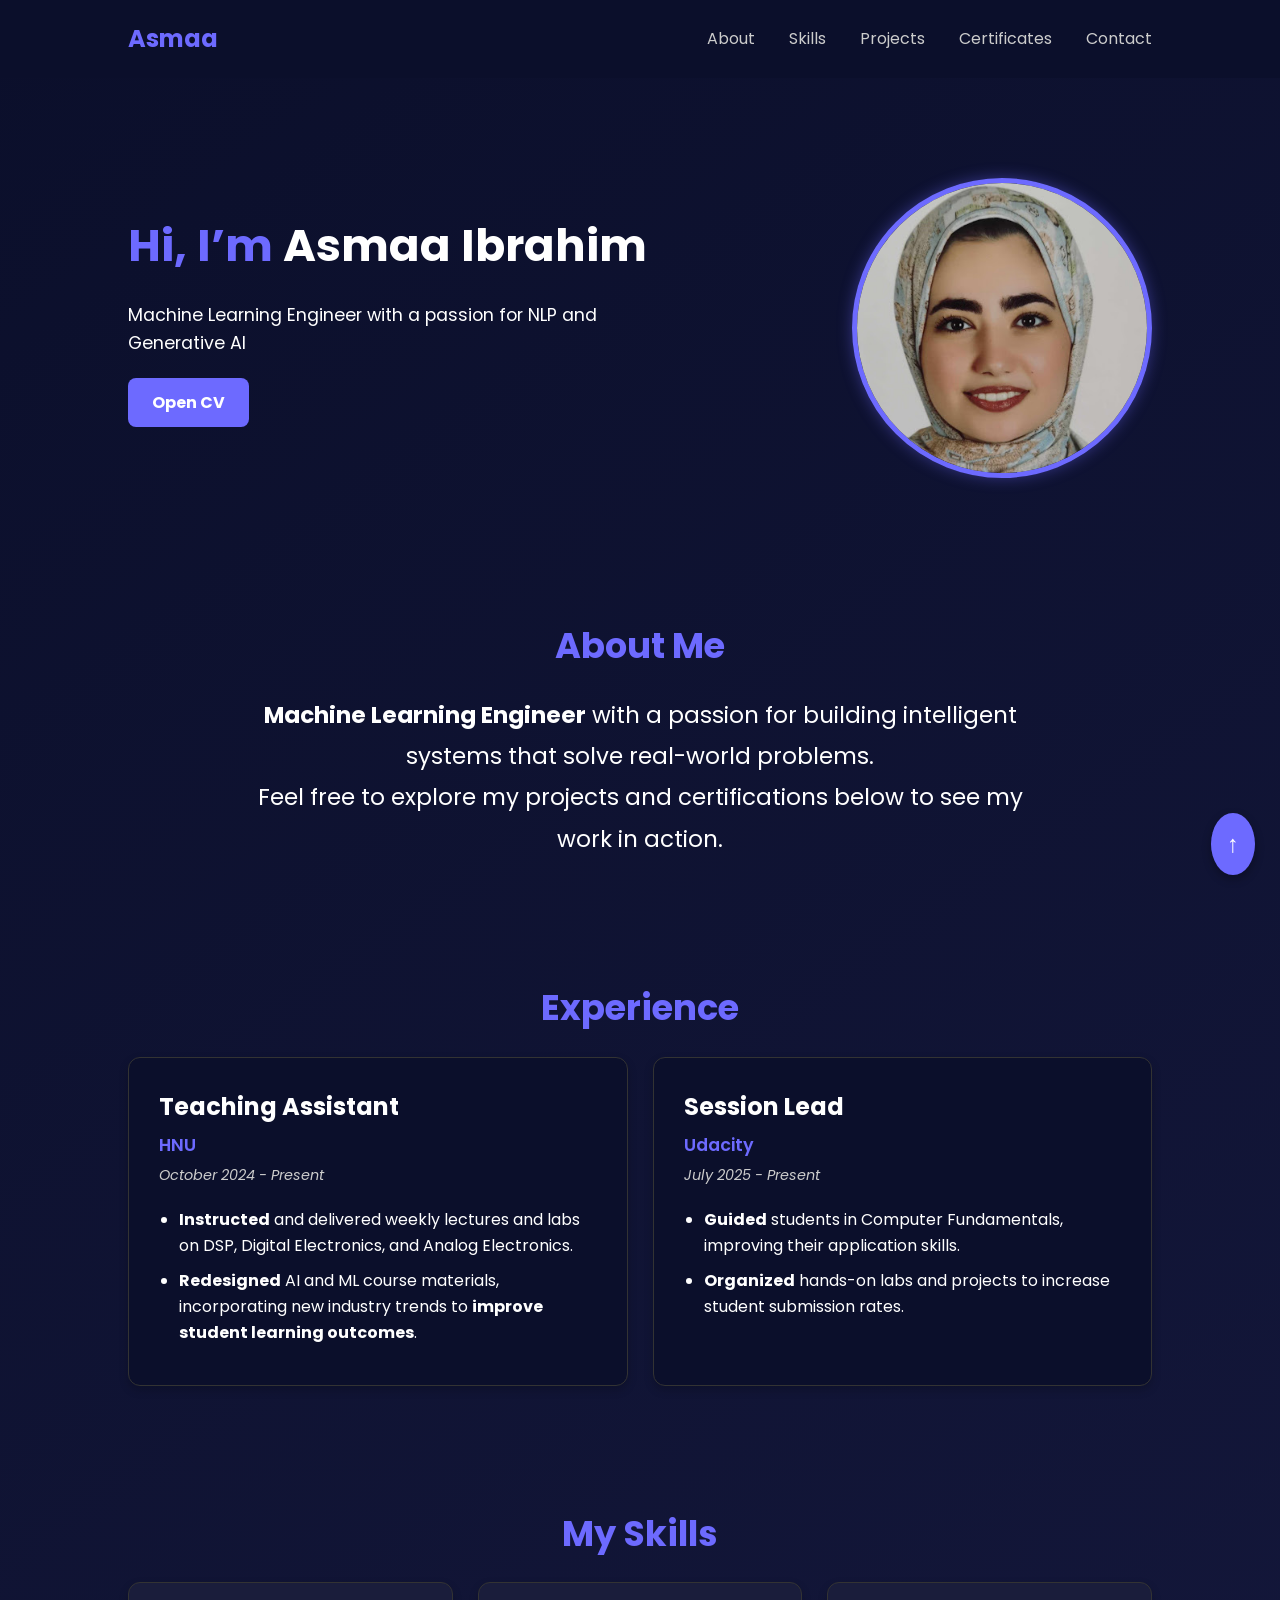
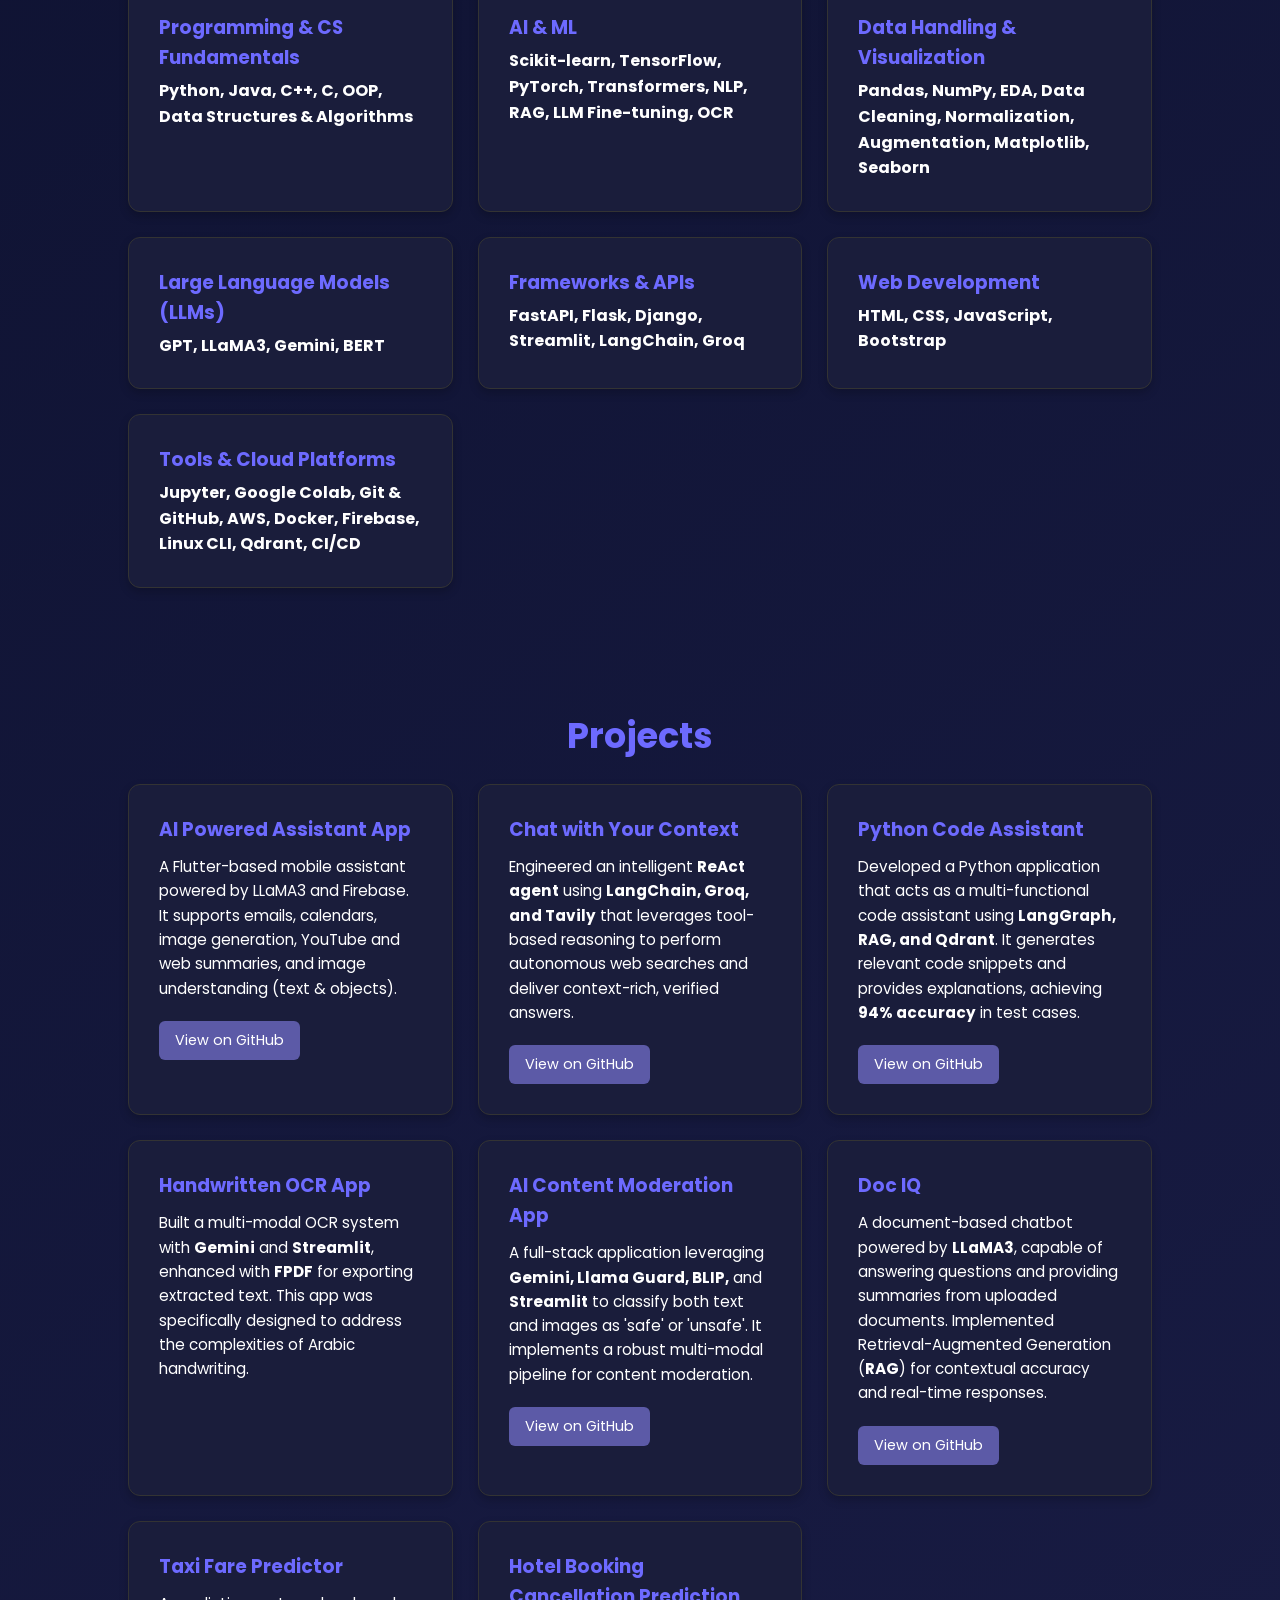
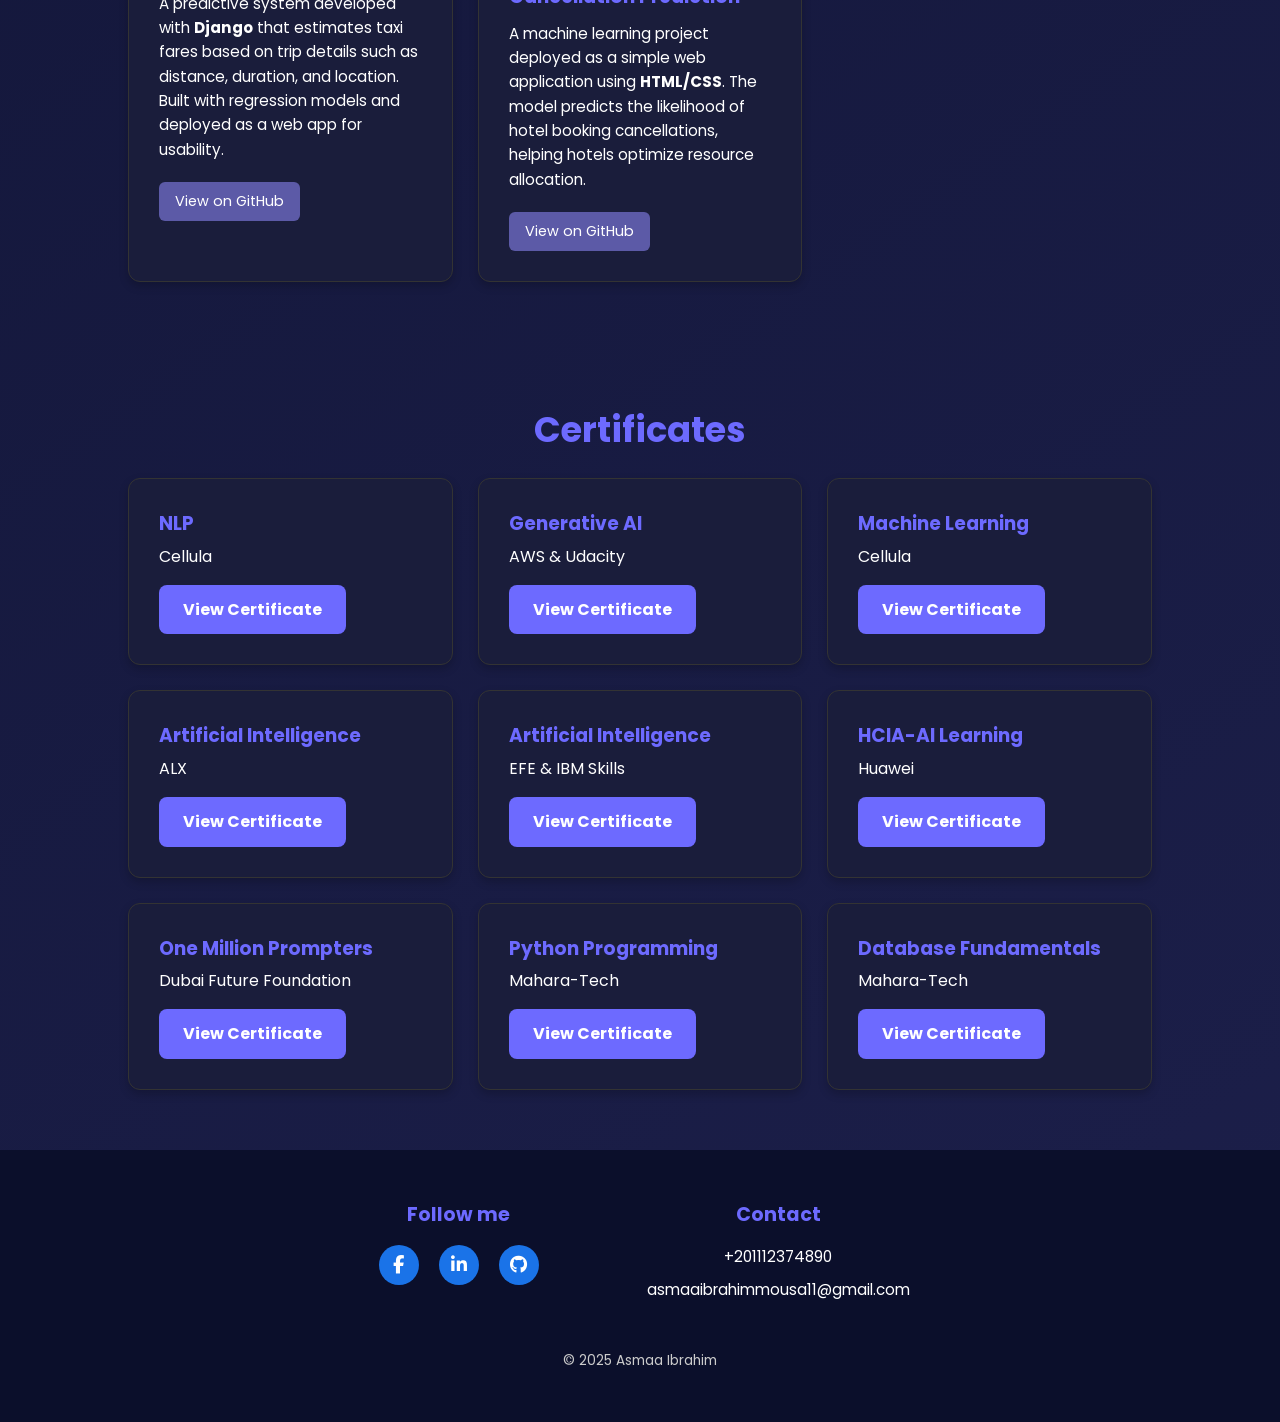
<file: index.html>
<!DOCTYPE html>
<html lang="en">
<head>
    <meta charset="UTF-8" />
    <meta name="viewport" content="width=device-width, initial-scale=1.0" />
    <title>Asmaa Ibrahim | ML Engineer</title>
    <link rel="preconnect" href="https://fonts.googleapis.com">
    <link rel="preconnect" href="https://fonts.gstatic.com" crossorigin>
    <link href="https://fonts.googleapis.com/css2?family=Poppins:wght@300;400;600&display=swap" rel="stylesheet">
    <link rel="stylesheet" href="https://cdnjs.cloudflare.com/ajax/libs/font-awesome/6.4.0/css/all.min.css">
    <link rel="stylesheet" href="style.css">
</head>

<body>
    <header>
        <a href="#hero" class="logo">Asmaa</a>
        <nav>
            <a href="#about">About</a>
            <a href="#skills">Skills</a>
            <a href="#projects">Projects</a>
            <a href="#certs">Certificates</a>
            <a href="#contact">Contact</a>
        </nav>
    </header>

    <section class="hero" id="hero">
        <div class="hero-text">
            <h1>Hi, I’m <span style="color:white">Asmaa Ibrahim</span></h1>
            <p>Machine Learning Engineer with a passion for NLP and Generative AI</p>
            <div class="hero-buttons">
                <a href="https://drive.google.com/drive/folders/1LrP1N-2ANtj9h9avjNYaRDLHd_1yfBj0?usp=drive_link" target="_blank" class="cta-button">Open CV</a>
            </div>
        </div>
        <img src="AsmaaIbrahim.jpg" alt="Asmaa Ibrahim's photo" />
    </section>

    <section id="about">
        <h2>About Me</h2>
        <p>
           <strong>Machine Learning Engineer</strong> with a passion for building intelligent systems that solve real-world problems. <br>
            Feel free to explore my projects and certifications below to see my work in action.
        </p>
    </section>

    <section id="experience">
        <h2>Experience</h2>
        <div class="experience-grid">
            <div class="job">
                <h3>Teaching Assistant</h3>
                <p class="company">HNU</p>
                <p class="dates">October 2024 - Present</p>
                <ul>
                    <li> <strong>Instructed</strong> and delivered weekly lectures and labs on DSP, Digital Electronics, and Analog Electronics.</li>
                    <li><strong>Redesigned</strong> AI and ML course materials, incorporating new industry trends to <strong>improve student learning outcomes</strong>.</li>
                </ul>
            </div>
            <div class="job">
                <h3>Session Lead</h3>
                <p class="company">Udacity</p>
                <p class="dates">July 2025 - Present</p>
                <ul>
                    <li><strong>Guided</strong> students in Computer Fundamentals, improving their application skills.</li>
                    <li><strong>Organized</strong> hands-on labs and projects to increase student submission rates</strong>.</li>
                </ul>
            </div>
        </div>
    </section>


    <section id="skills">
        <h2>My Skills</h2>
        <div class="skills-grid">
            <div class="skill">
                <h3>Programming & CS Fundamentals</h3>
                <h4>Python, Java, C++, C, OOP, Data Structures & Algorithms</h4>
            </div>
            <div class="skill">
                <h3>AI & ML</h3>
                <h4>Scikit-learn, TensorFlow, PyTorch, Transformers, NLP, RAG, LLM Fine-tuning, OCR</h4>
            </div>
            <div class="skill">
                <h3>Data Handling & Visualization</h3>
                <h4>Pandas, NumPy, EDA, Data Cleaning, Normalization, Augmentation, Matplotlib, Seaborn</h4>
            </div>
            <div class="skill">
                <h3>Large Language Models (LLMs)</h3>
                <h4>GPT, LLaMA3, Gemini, BERT</h4>
            </div>
            <div class="skill">
                <h3>Frameworks & APIs</h3>
                <h4>FastAPI, Flask, Django, Streamlit, LangChain, Groq</h4>
            </div>
            <div class="skill">
                <h3>Web Development</h3>
                <h4>HTML, CSS, JavaScript, Bootstrap</h4>
            </div>
            <div class="skill">
                <h3>Tools & Cloud Platforms</h3>
                <h4>Jupyter, Google Colab, Git & GitHub, AWS, Docker, Firebase, Linux CLI, Qdrant, CI/CD</h4>
            </div>
        </div>
    </section>

    <section id="projects">
        <h2>Projects</h2>
        <div class="projects-grid">
            <div class="project">
                <h3>AI Powered Assistant App</h3>
                <p>
                    A Flutter-based mobile assistant powered by LLaMA3 and Firebase. 
                    It supports emails, calendars, image generation, YouTube and web summaries, and image understanding (text & objects).
                </p>
                <a href="https://github.com/AsmaaIbrahimMoussa/AI-Powered-Personal-Assistant" class="project-link" target="_blank">View on GitHub</a>
            </div>
            <div class="project">
                <h3>Chat with Your Context</h3>
                <p>
                    Engineered an intelligent <strong>ReAct agent</strong> using <strong>LangChain, Groq, and Tavily</strong> that leverages tool-based reasoning to perform autonomous web searches and deliver context-rich, verified answers.
                </p>
                <a href="https://github.com/AsmaaIbrahimMoussa/Chat-with-Your-Context" class="project-link" target="_blank">View on GitHub</a>
            </div>
            <div class="project">
                <h3>Python Code Assistant</h3>
                <p>
                    Developed a Python application that acts as a multi-functional code assistant using <strong>LangGraph, RAG, and Qdrant</strong>. It generates relevant code snippets and provides explanations, achieving <strong>94% accuracy</strong> in test cases.
                </p>
                <a href="https://github.com/AsmaaIbrahimMoussa/Python-Code-Assistant" class="project-link" target="_blank">View on GitHub</a>
            </div>
            <div class="project">
                <h3>Handwritten OCR App</h3>
                <p>
                    Built a multi-modal OCR system with <strong>Gemini</strong> and <strong>Streamlit</strong>, enhanced with <strong>FPDF</strong> for exporting extracted text. This app was specifically designed to address the complexities of Arabic handwriting.
                </p>
              </div>
            <div class="project">
                <h3>AI Content Moderation App</h3>
                <p>
                    A full-stack application leveraging <strong>Gemini, Llama Guard, BLIP,</strong> and <strong>Streamlit</strong> to classify both text and images as 'safe' or 'unsafe'. It implements a robust multi-modal pipeline for content moderation.
                </p>
                <a href="https://github.com/AsmaaIbrahimMoussa/AI-Content-Moderation" class="project-link" target="_blank">View on GitHub</a>
            </div>
            <div class="project">
                <h3>Doc IQ</h3>
                <p>
                    A document-based chatbot powered by <strong>LLaMA3</strong>, capable of answering questions and providing summaries from uploaded documents. Implemented Retrieval-Augmented Generation (<strong>RAG</strong>) for contextual accuracy and real-time responses.
                </p>
                <a href="https://github.com/AsmaaIbrahimMoussa/DocIQ" class="project-link" target="_blank">View on GitHub</a>
            </div>
            <div class="project">
                <h3>Taxi Fare Predictor</h3>
                <p>
                    A predictive system developed with <strong>Django</strong> that estimates taxi fares based on trip details such as distance, duration, and location. Built with regression models and deployed as a web app for usability.
                </p>
                <a href="https://github.com/AsmaaIbrahimMoussa/Taxi-Fare-Prediction" class="project-link" target="_blank">View on GitHub</a>
            </div>
            <div class="project">
                <h3>Hotel Booking Cancellation Prediction</h3>
                <p>
                    A machine learning project deployed as a simple web application using <strong>HTML/CSS</strong>. The model predicts the likelihood of hotel booking cancellations, helping hotels optimize resource allocation.
                </p>
                <a href="https://github.com/AsmaaIbrahimMoussa/Hotel-Booking-Cancellation-Prediction" class="project-link" target="_blank">View on GitHub</a>
            </div>
        </div>
    </section>

    <section id="certs">
        <h2>Certificates</h2>
        <div class="certs-grid">
            <div class="cert"><h3>NLP</h3><p>Cellula</p><a href="https://drive.google.com/file/d/1cmEBspqW6d7-8tE0Be1CpOVketMD8SrH/view?usp=drive_link" target="_blank" class="cta-button">View Certificate</a></div>
            <div class="cert"><h3>Generative AI</h3><p>AWS & Udacity</p><a href="https://drive.google.com/file/d/1r5fqfz0s4kiEir6wMOEH5t0xeHO20aKv/view?usp=drive_link" target="_blank" class="cta-button">View Certificate</a></div>
            <div class="cert"><h3>Machine Learning</h3><p>Cellula</p><a href="https://drive.google.com/drive/folders/1-wICCG2q8OkjnFwfVzSJygQFTnyKhQfs?usp=drive_link" target="_blank" class="cta-button">View Certificate</a></div>
            <div class="cert"><h3>Artificial Intelligence</h3><p>ALX</p><a href="https://drive.google.com/file/d/172UkQfSCV4HiuzH3GGxOUV4CCauLt57i/view?usp=drive_link" target="_blank" class="cta-button">View Certificate</a></div>
            <div class="cert"><h3>Artificial Intelligence</h3><p>EFE & IBM Skills</p><a href="https://drive.google.com/file/d/1T2zIxZ2F_Uofnn7gP0P-uONyRtquogWh/view?usp=drive_link" target="_blank" class="cta-button">View Certificate</a></div>
            <div class="cert"><h3>HCIA-AI Learning</h3><p>Huawei</p><a href="https://drive.google.com/file/d/1LOwWc1mQR1QUH5kjonjUcTt0fogxTBhd/view?usp=drive_link" target="_blank" class="cta-button">View Certificate</a></div>
            <div class="cert"><h3>One Million Prompters</h3><p>Dubai Future Foundation</p><a href="https://drive.google.com/file/d/1JPA_GOHnQCZHm0MEG53uLLDpy-Q-AFYQ/view?usp=drive_link" target="_blank" class="cta-button">View Certificate</a></div>
            <div class="cert"><h3>Python Programming</h3><p>Mahara-Tech</p><a href="https://drive.google.com/file/d/1brVriMGGq36bSF52VXrivtZ1rsGKVO1M/view?usp=drive_link" target="_blank" class="cta-button">View Certificate</a></div>
            <div class="cert"><h3>Database Fundamentals</h3><p>Mahara-Tech</p><a href="https://drive.google.com/file/d/15Usm8NVf4k3uomOrI6mms2jNxJ1ypqbY/view?usp=drive_link" target="_blank" class="cta-button">View Certificate</a></div>
        </div>
    </section>

    <footer class="footer" id="contact">
        <div class="footer-container">
            <div class="footer-column">
                <h3>Follow me</h3>
                <div class="social-icons">
                    <a href="https://www.facebook.com/asmaa.ibrahim.56884761" target="_blank"><i class="fab fa-facebook-f"></i></a>
                    <a href="https://www.linkedin.com/in/asmaaibrahimmoussa" target="_blank"><i class="fab fa-linkedin-in"></i></a>
                    <a href="https://github.com/AsmaaIbrahimMoussa?tab=repositories" target="_blank"><i class="fab fa-github"></i></a>
                </div>
            </div>
            <div class="footer-column">
                <h3>Contact</h3>
                <p>+201112374890</p>
                <p>asmaaibrahimmousa11@gmail.com</p>
            </div>
        </div>
        <div class="copyright">
            <p>© 2025 Asmaa Ibrahim</p>
        </div>
        <a href="#hero" class="back-to-top">↑</a>
    </footer>
</body>
</html>
</file>
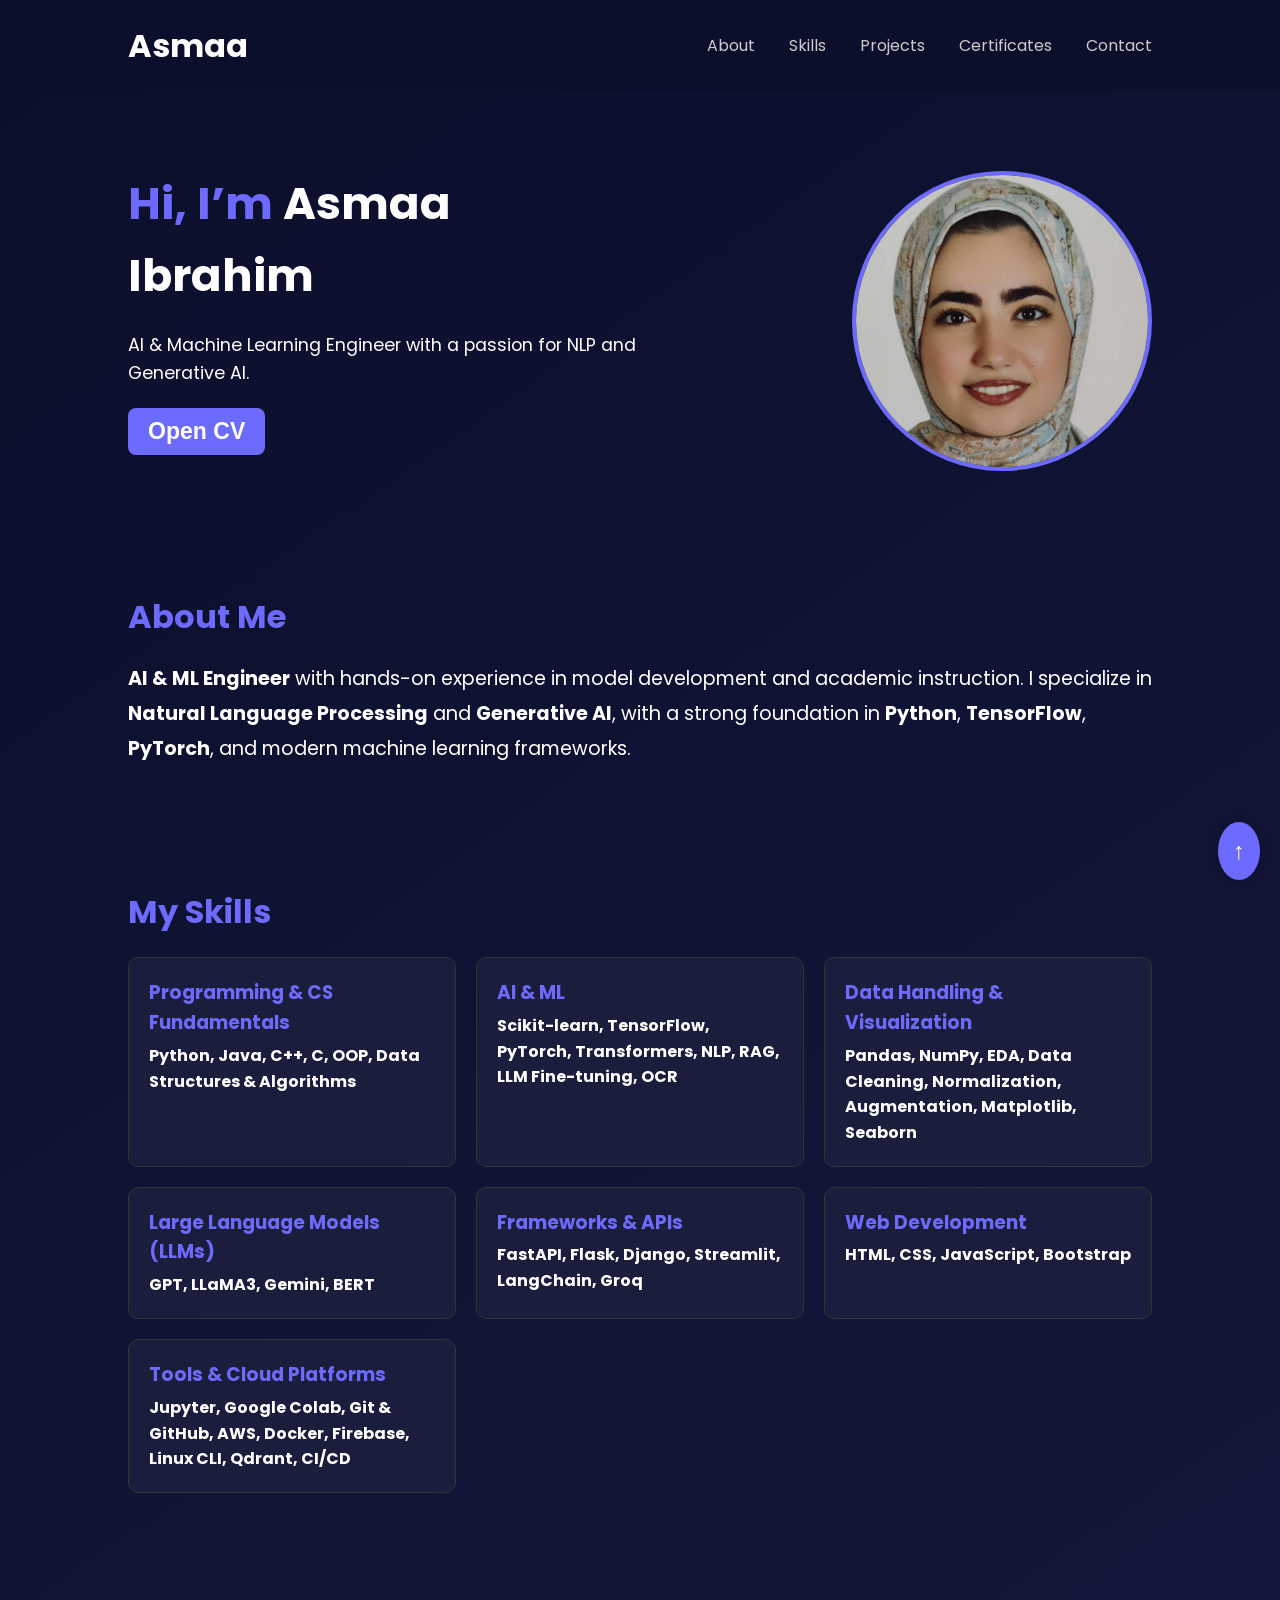
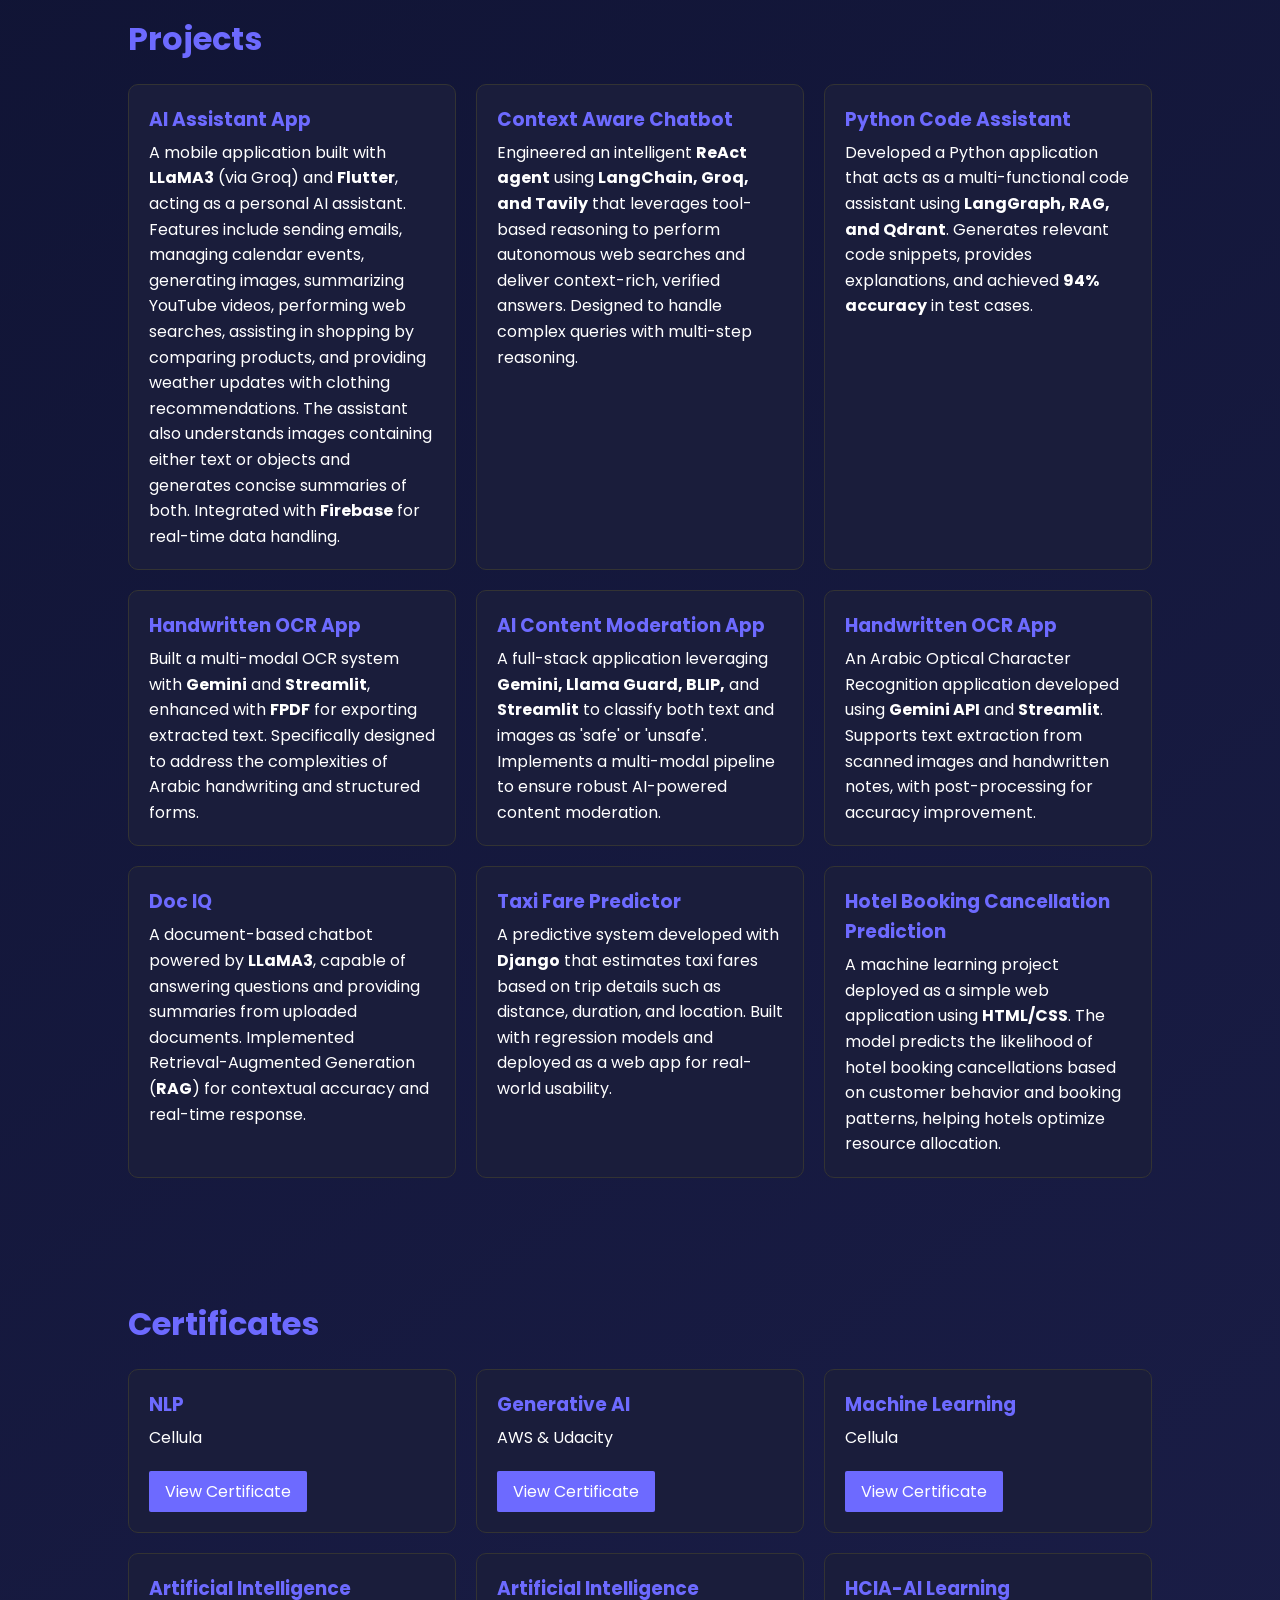
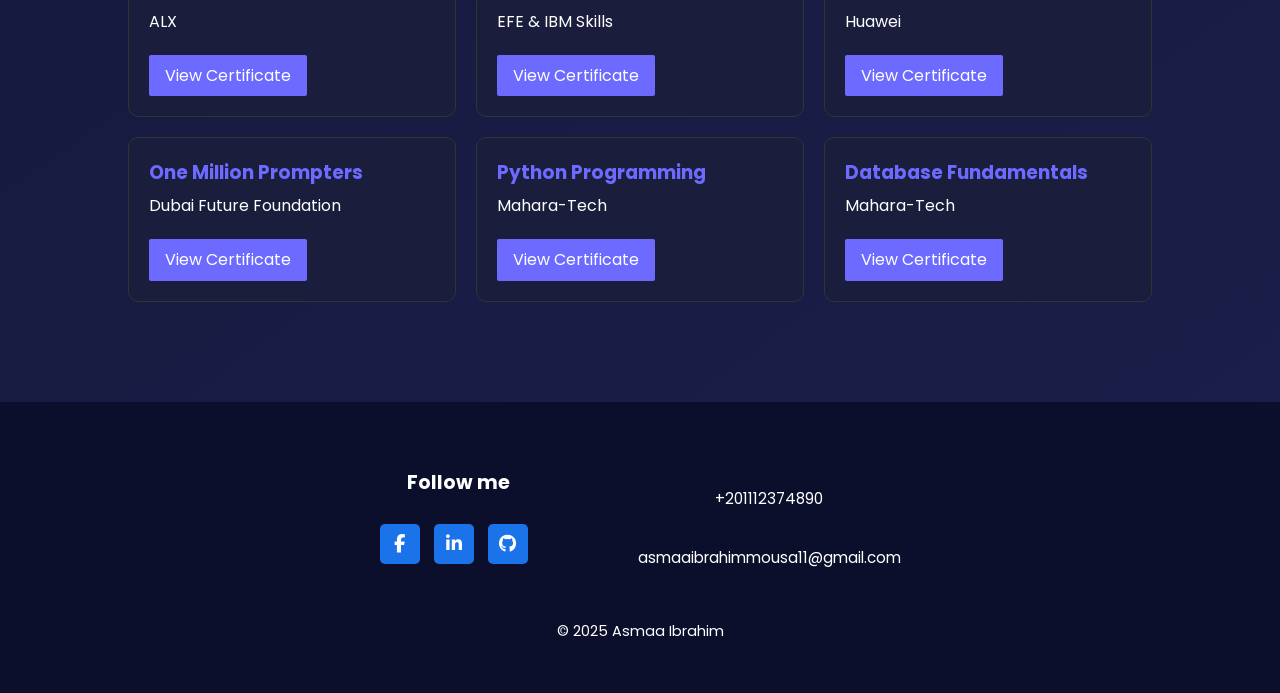
<file: Asmaa Ibrahim Moussa.html>
<!-- Document Type Declaration: It is used to tell the browser that this file is written in HTML5 -->
<!DOCTYPE html>
<!-- Language Declaration: It is used to tell the browser that this file is written in English -->
<html lang="en">

<!-- Head section starts -->
<head>
  <!-- Character encoding for the document -->
  <meta charset="UTF-8" />
  <!-- Responsive design for all devices -->
  <meta name="viewport" content="width=device-width, initial-scale=1.0" />
  <!-- Title of the webpage shown in browser tab -->
  <title>Asmaa Ibrahim </title>
  <!-- Google Fonts preconnect for better performance -->
  <link rel="preconnect" href="https://fonts.googleapis.com">
  <!-- Importing Poppins font from Google Fonts -->
  <link href="https://fonts.googleapis.com/css2?family=Poppins:wght@300;400;600&display=swap" rel="stylesheet">
  <!-- Font Awesome for social icons -->
  <link rel="stylesheet" href="https://cdnjs.cloudflare.com/ajax/libs/font-awesome/6.4.0/css/all.min.css">
  <style>
    * {
      margin: 0;
      padding: 0;
      box-sizing: border-box;
    }
    body {
      font-family: 'Poppins', sans-serif;
      background: linear-gradient(145deg, #0b0f2b, #1c1f4a);
      color: #fff;
      line-height: 1.6;
    }
    header {
      display: flex;
      justify-content: space-between;
      align-items: center;
      padding: 20px 10%;
      background: #0b0f2b;
    }
    nav a {
      margin-left: 30px;
      text-decoration: none;
      color: #ccc;
      transition: 0.3s;
    }
    nav a:hover {
      color: #fff;
    }
    .hero {
      padding: 60px 10%;
      display: flex;
      flex-direction: row;
      align-items: center;
      justify-content: space-between;
      flex-wrap: wrap;
    }
    .hero-text {
      max-width: 50%;
    }
    .hero-text h1 {
      font-size: 2.8rem;
      color: #6d6aff;
    }
    .hero-text p {
      margin: 20px 0;
      font-size: 1.1rem;
    }
    .hero-buttons button {
      margin-right: 15px;
      padding: 10px 20px;
      background: #6d6aff;
      border: none;
      color: white;
      border-radius: 8px;
      cursor: pointer;
      font-weight: bold;
      font-size: larger;
      transition: background 0.3s ease;

    }
    .hero-buttons button a {
        text-decoration: none;
        color: white;
        font-size: larger;

    }
    .hero-buttons button:hover {
      background: #4a49c4;
    }
    .hero img {
      width: 300px;
      border-radius: 50%;
      border: 4px solid #6d6aff;
      max-width: 90%;
      margin-top: 20px;
      
    }
    section {
      padding: 60px 10%;
    }
    #about p {
        font-size: 1.2rem;
        line-height: 1.8;
    }
    h2 {
      margin-bottom: 20px;
      color: #6d6aff;
      font-size: 2rem;
    }
    .skills-grid, .certs-grid, .projects-grid {
      display: grid;
      grid-template-columns: repeat(auto-fit, minmax(250px, 1fr));
      gap: 20px;
    }
    .skill, .cert, .project {
      background: #1a1d3b;
      padding: 20px;
      border-radius: 10px;
      border: 1px solid #333;
    }
    .skill h3, .cert h3, .project h3 {
      color: #6d6aff;
      margin-bottom: 5px;
    }

    .cert p a {
      display: inline-block;
      margin-top: 10px;
      padding: 6px 12px;
      background: #6d6aff;
      color: white;
      border-radius: 6px;
      text-decoration: none;
      font-weight: bold;
    }
    .cert p {
      margin-bottom: 20px;
    }
    .cert p a:hover {
      background: #4a49c4;

    }
    .cert p a::before {
      content: "\f0c1";
      font-family: 'Font Awesome 6 Free';
      font-weight: 900;
      margin-right: 8px;
    }
    .view-btn {
      display: inline-block;
      padding: 0.5rem 1rem;
      background-color: #6d6aff;
      color: white;
      text-decoration: none;
      border-radius: 2px;
      transition: background-color 0.3s ease;
    }
    .footer {
      background-color: #0b0f2b;
      color: #fff;
      padding: 50px 10%;
      font-family: 'Poppins', sans-serif;
      text-align: center;
      font-size: 0.9rem;
      line-height: 1.6;
      margin-top: 40px;
      margin-bottom: 0px;
    }

    .footer-container {
      display: flex;
      flex-wrap: nowrap;
      justify-content: center;
      align-items: center;
      gap: 100px;
      margin-bottom: 40px;
    }

    .footer-column {
      text-align: center ;
    }

    .footer-column p {
      margin-top: 35px;
      margin-bottom: 10px;
      font-size: 0.95rem;
    }

    .footer-column h3 {
      margin-bottom: 15px;
      font-size: 1.2rem;
    }


    .footer-column a {
      margin-top: 10px; ;  
      color: #ccc;
      text-decoration: none;
      transition: color 0.3s;
    }
    .footer-column a:hover {
      color: #fff;
    }
    .social-icons a {
      display: inline-block;
      width: 40px;
      height: 40px;
      margin-right: 10px;
      background-color: #1a73e8;
      color: white;
      border-radius: 5px;
      text-align: center;
      line-height: 40px;
      font-size: 18px;
      transition: background-color 0.3s;
    }
    .social-icons a:hover {
      background-color: #0f5dc2;
    }
    /* Back to top button */
    .back-to-top {
      position: fixed;
      bottom: 20px;
      right: 20px;
      background: #6d6aff;
      color: white;
      padding: 10px 15px;
      border-radius: 50%;
      font-weight: bold;
      font-size: 24px;
      text-decoration: none;
      box-shadow: 0 0 10px rgba(0,0,0,0.3);
      transition: background 0.3s;
    }
    .back-to-top:hover {
      background: #4a49c4;
    }
  </style>

</head>

<body>
  <!-- Navigation Header -->
  <header>
    <h1>Asmaa</h1> <!-- Website logo or name -->
    <nav> <!-- Navigation menu links -->
      <a href="#about">About</a>
      <a href="#skills">Skills</a>
      <a href="#projects">Projects</a>
      <a href="#certs">Certificates</a>
      <a href="#contact">Contact</a>
    </nav>
  </header>

  <!-- Hero Section (Introduction) -->
  <section class="hero">
    <div class="hero-text">
      <h1>Hi, I’m <span style="color:white">Asmaa Ibrahim</span></h1> 
      <p>AI & Machine Learning Engineer with a passion for NLP and Generative AI.</p> 
      <div class="hero-buttons">
        <button>
          <a href="https://drive.google.com/drive/folders/1LrP1N-2ANtj9h9avjNYaRDLHd_1yfBj0", target="_blank">Open CV</a>
        </button>
      </div>
    </div>
    <img src="AsmaaIbrahim.jpg" alt="Asmaa Photo" /> 
  </section>

  <!-- About Me Section -->
  <section id="about">
    <h2>About Me</h2>
    <p>
    <strong>AI & ML Engineer</strong> with hands-on experience in model development and academic instruction.
    I specialize in <strong>Natural Language Processing</strong> and <strong>Generative AI</strong>, 
    with a strong foundation in <strong>Python</strong>, <strong>TensorFlow</strong>, 
    <strong>PyTorch</strong>, and modern machine learning frameworks.
    </p>

  </section>

  <!-- Skills Section -->
  <section id="skills">
    <h2>My Skills</h2>
    <div class="skills-grid">

      <div class="skill">
        <h3>Programming & CS Fundamentals</h3>
        <h4>Python, Java, C++, C, OOP, Data Structures & Algorithms</h4>
      </div>

      <div class="skill">
        <h3>AI & ML</h3>
        <h4>Scikit-learn, TensorFlow, PyTorch, Transformers, NLP, RAG, LLM Fine-tuning, OCR</h4>
      </div>

      <div class="skill">
        <h3>Data Handling & Visualization</h3>
        <h4>Pandas, NumPy, EDA, Data Cleaning, Normalization, Augmentation, Matplotlib, Seaborn</h4>
      </div>

      <div class="skill">
        <h3>Large Language Models (LLMs)</h3>
        <h4>GPT, LLaMA3, Gemini, BERT</h4>
      </div>

      <div class="skill">
        <h3>Frameworks & APIs</h3>
        <h4>FastAPI, Flask, Django, Streamlit, LangChain, Groq</h4>
      </div>

      <div class="skill">
        <h3>Web Development</h3>
        <h4>HTML, CSS, JavaScript, Bootstrap</h4>
      </div>

      <div class="skill">
        <h3>Tools & Cloud Platforms</h3>
        <h4>Jupyter, Google Colab, Git & GitHub, AWS, Docker, Firebase, Linux CLI, Qdrant, CI/CD</h4>
      </div>

    </div>
  </section>

<!-- Projects Section -->
<section id="projects">
  <h2>Projects</h2>
  <div class="projects-grid">

    <div class="project">
      <h3>AI Assistant App</h3>
      <p>
        A mobile application built with <strong>LLaMA3</strong> (via Groq) and <strong>Flutter</strong>, acting as a personal AI assistant. 
        Features include sending emails, managing calendar events, generating images, summarizing YouTube videos,
        performing web searches, assisting in shopping by comparing products, and providing weather updates with clothing recommendations. 
        The assistant also understands images containing either text or objects and generates concise summaries of both. 
        Integrated with <strong>Firebase</strong> for real-time data handling.
      </p>
    </div>

    <div class="project">
      <h3>Context Aware Chatbot</h3>
      <p>
        Engineered an intelligent <strong>ReAct agent</strong> using <strong>LangChain, Groq, and Tavily</strong> that leverages tool-based reasoning to perform autonomous web searches 
        and deliver context-rich, verified answers. Designed to handle complex queries with multi-step reasoning.
      </p>
    </div>

    <div class="project">
      <h3>Python Code Assistant</h3>
      <p>
        Developed a Python application that acts as a multi-functional code assistant using <strong>LangGraph, RAG, and Qdrant</strong>. 
        Generates relevant code snippets, provides explanations, and achieved <strong>94% accuracy</strong> in test cases.
      </p>
    </div>

    <div class="project">
      <h3>Handwritten OCR App</h3>
      <p>
        Built a multi-modal OCR system with <strong>Gemini</strong> and <strong>Streamlit</strong>, enhanced with <strong>FPDF</strong> for exporting extracted text. 
        Specifically designed to address the complexities of Arabic handwriting and structured forms.
      </p>
    </div>

    <div class="project">
      <h3>AI Content Moderation App</h3>
      <p>
        A full-stack application leveraging <strong>Gemini, Llama Guard, BLIP,</strong> and <strong>Streamlit</strong> to classify both text and images as 'safe' or 'unsafe'. 
        Implements a multi-modal pipeline to ensure robust AI-powered content moderation.
      </p>
    </div>
    <div class="project">
      <h3>Handwritten OCR App</h3>
      <p>
        An Arabic Optical Character Recognition application developed using <strong>Gemini API</strong> and <strong>Streamlit</strong>. 
        Supports text extraction from scanned images and handwritten notes, with post-processing for accuracy improvement.
      </p>
    </div>

    <div class="project">
      <h3>Doc IQ</h3>
      <p>
        A document-based chatbot powered by <strong>LLaMA3</strong>, capable of answering questions and providing summaries from uploaded documents. 
        Implemented Retrieval-Augmented Generation (<strong>RAG</strong>) for contextual accuracy and real-time response.
      </p>
    </div>

    <div class="project">
      <h3>Taxi Fare Predictor</h3>
      <p>
        A predictive system developed with <strong>Django</strong> that estimates taxi fares based on trip details such as distance, duration, and location. 
        Built with regression models and deployed as a web app for real-world usability.
      </p>
    </div>

    <div class="project">
      <h3>Hotel Booking Cancellation Prediction</h3>
      <p>
        A machine learning project deployed as a simple web application using <strong>HTML/CSS</strong>. 
        The model predicts the likelihood of hotel booking cancellations based on customer behavior and booking patterns, 
        helping hotels optimize resource allocation.
      </p>
    </div>
  </div>
</section>


  <!-- Certificates Section -->
  <section id="certs">
    <h2>Certificates</h2>
    <div class="certs-grid">
      <div class="cert"><h3>NLP</h3><p>Cellula</p><a href="https://drive.google.com/file/d/1cmEBspqW6d7-8tE0Be1CpOVketMD8SrH/view?usp=drive_link" target="_blank" class="view-btn">View Certificate</a></div>
      <div class="cert"><h3>Generative AI</h3><p>AWS & Udacity</p><a href="https://drive.google.com/drive/folders/1aDpNcCIlnSTaAZDVXK_WUoTXLs_8Tj-w?usp=drive_link" target="_blank" class="view-btn">View Certificate</a></div>
      <div class="cert"><h3>Machine Learning</h3><p>Cellula</p><a href="https://drive.google.com/drive/folders/1-wICCG2q8OkjnFwfVzSJygQFTnyKhQfs?usp=drive_link" target="_blank" class="view-btn">View Certificate</a></div>
      <div class="cert"><h3>Artificial Intelligence</h3><p>ALX</p><a href="https://drive.google.com/drive/folders/1OCTzxrmwLjoRoqRmfVUDvgCeJ-KnqDPJ?usp=drive_link" target="_blank" class="view-btn">View Certificate</a></div>
      <div class="cert"><h3>Artificial Intelligence</h3><p>EFE & IBM Skills</p><a href="https://drive.google.com/drive/folders/1Gx76PwfOnq_t_9oGViyKizZmZuoEM00-?usp=drive_link" target="_blank" class="view-btn">View Certificate</a></div>
      <div class="cert"><h3>HCIA-AI Learning</h3><p>Huawei</p><a href="https://drive.google.com/drive/folders/1qfgoY2rX1bRsjzdv2CytW30auwT0JRrS?usp=drive_link" target="_blank" class="view-btn">View Certificate</a></div>
      <div class="cert"><h3>One Million Prompters</h3><p>Dubai Future Foundation</p><a href="https://drive.google.com/drive/folders/1L5bAnHUSXnvF0AiyZimfTumVGu-6VldH?usp=drive_link" target="_blank" class="view-btn">View Certificate</a></div>
      <div class="cert"><h3>Python Programming</h3><p>Mahara-Tech</p><a href="https://drive.google.com/drive/folders/1l8E7WPuppG-MZB5MgzS0dF39xi12UvPB?usp=drive_link" target="_blank" class="view-btn">View Certificate</a></div>
      <div class="cert"><h3>Database Fundamentals</h3><p>Mahara-Tech</p><a href="https://drive.google.com/drive/folders/1boWMkSgEKUvPX1KVYXe2vCU_giELOqqY?usp=drive_link" target="_blank" class="view-btn">View Certificate</a></div>
    </div>
  </section>

  <!-- Footer Section -->
  <footer class="footer" id="contact">
    <div class="footer-container">
      <div class="footer-column">
        <h3>Follow me</h3>
        <div class="social-icons">
          <a href="https://www.facebook.com/asmaa.ibrahim.56884761", target="_blank"><i class="fab fa-facebook-f"></i></a>
          <a href="https://www.linkedin.com/in/asmaaibrahimmoussa" , target=_blank><i class="fab fa-linkedin-in"></i></a>
          <a href="https://github.com/AsmaaIbrahimMoussa?tab=repositories" , target=_blank><i class="fab fa-github"></i></a>
        </div>
      </div>
      <!-- Contact Info -->
      <div class="footer-column">
        <p>+201112374890</p>
        <p>asmaaibrahimmousa11@gmail.com</p>
      </div>
    </div>
    <!-- Copyright -->
    <div class="copyright">
      <p>© 2025 Asmaa Ibrahim</p>
    </div>
    <!-- Back to top button -->
    <a href="#top" class="back-to-top">↑</a>
  </footer>
</body>
</html>
</file>
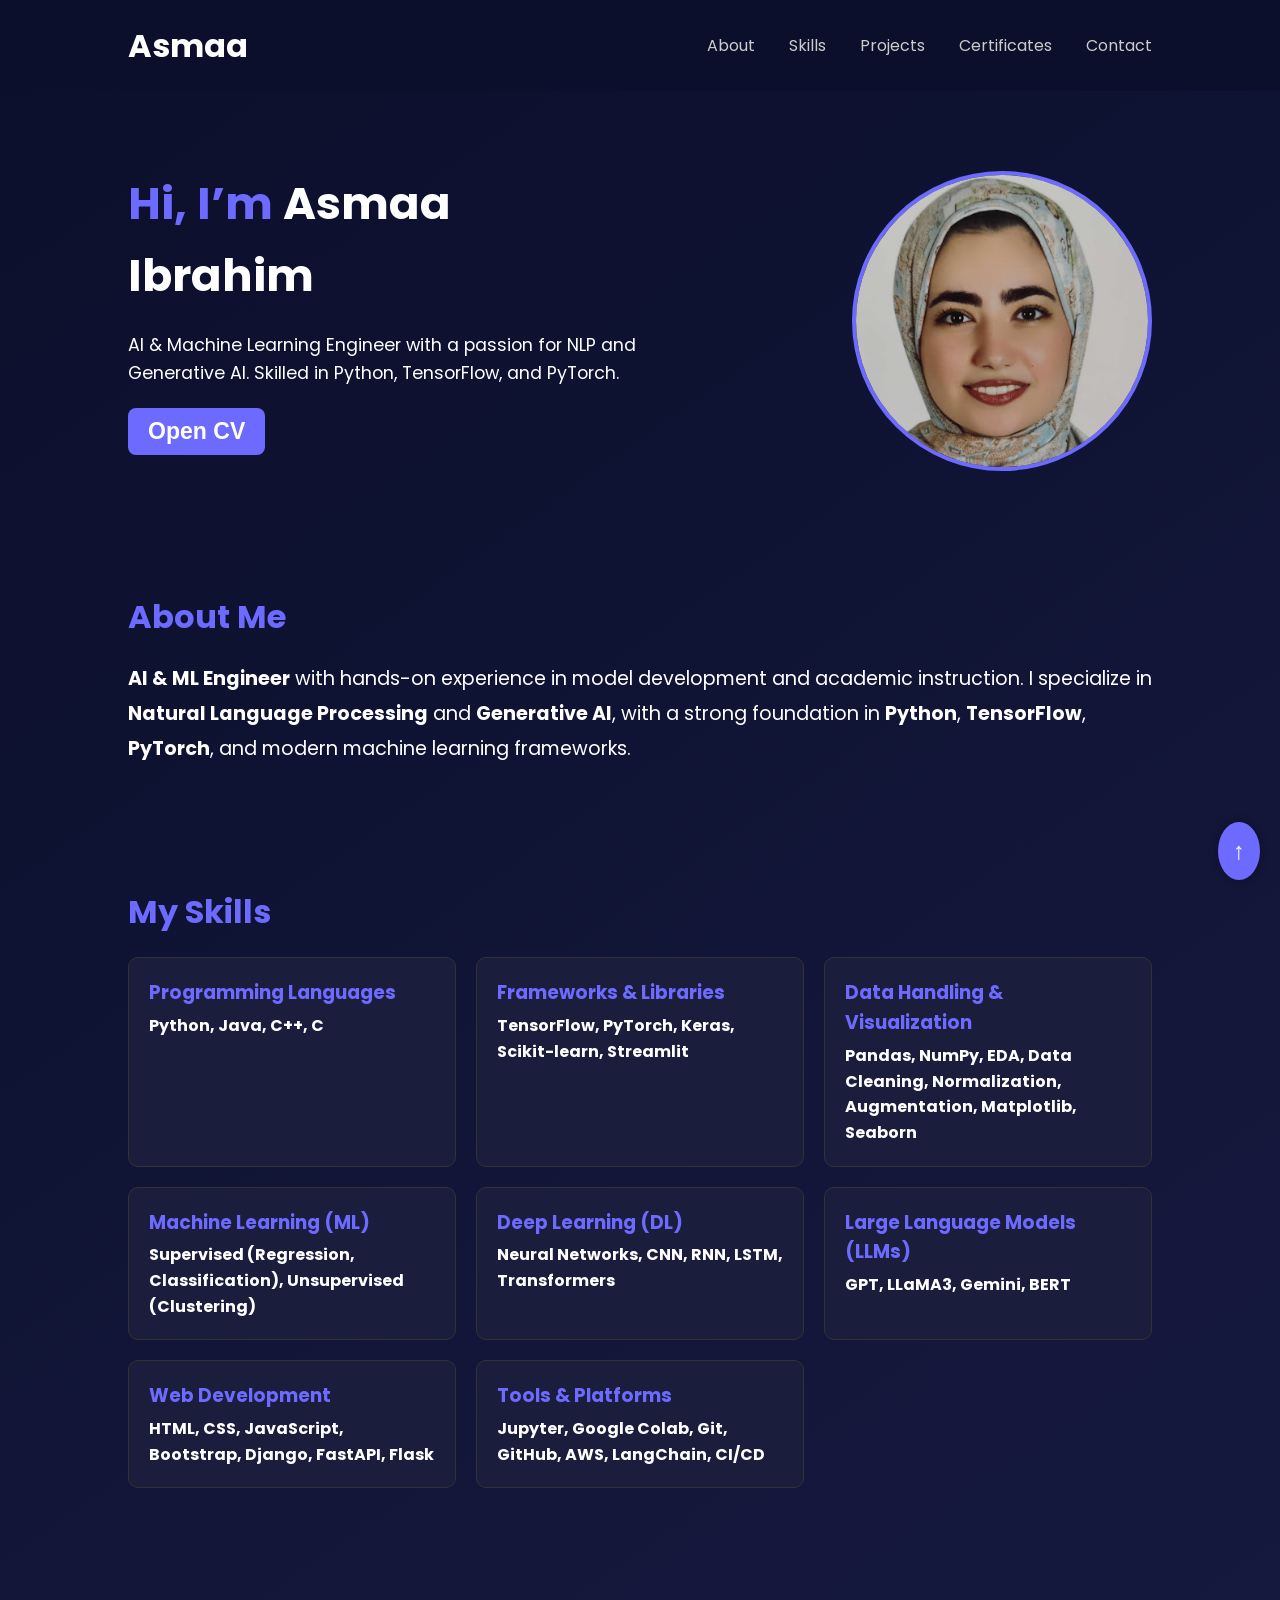
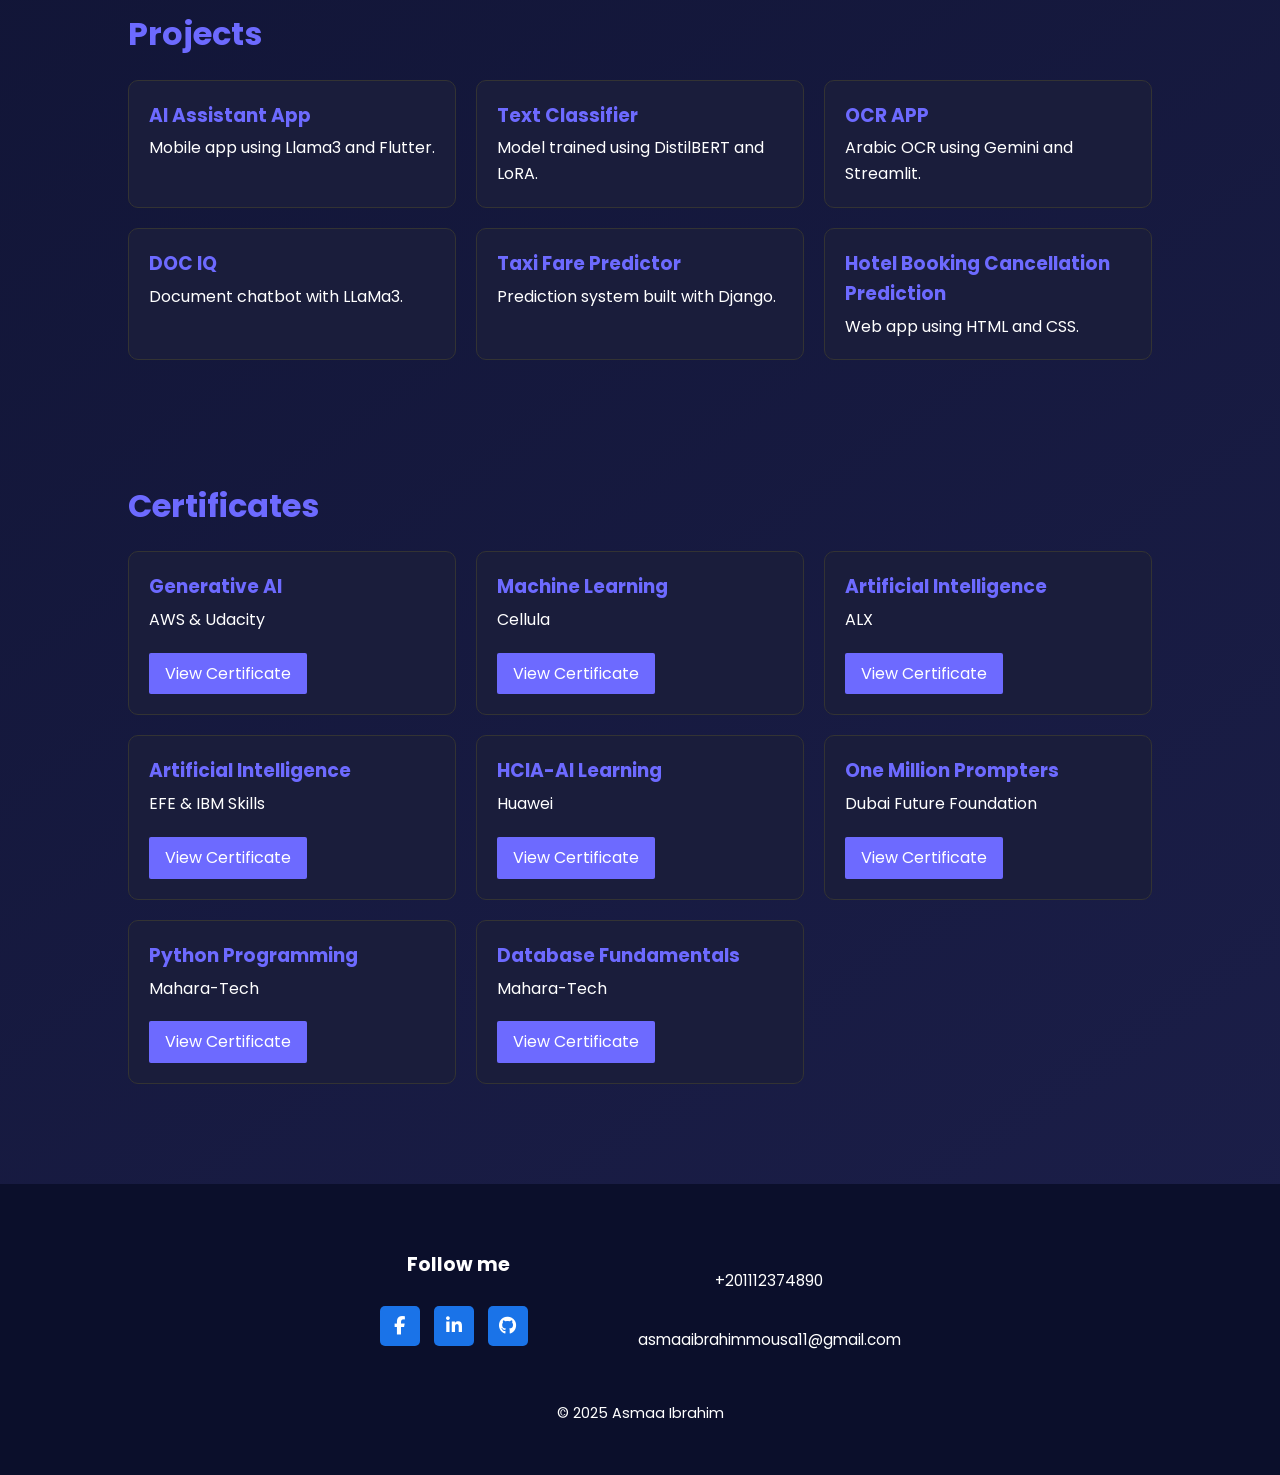
<file: Portfolio.html>
<!-- Document Type Declaration: It is used to tell the browser that this file is written in HTML5 -->
<!DOCTYPE html>
<!-- Language Declaration: It is used to tell the browser that this file is written in English -->
<html lang="en">

<!-- Head section starts -->
<head>
  <!-- Character encoding for the document -->
  <meta charset="UTF-8" />
  <!-- Responsive design for all devices -->
  <meta name="viewport" content="width=device-width, initial-scale=1.0" />
  <!-- Title of the webpage shown in browser tab -->
  <title>Asmaa Ibrahim </title>
  <!-- Google Fonts preconnect for better performance -->
  <link rel="preconnect" href="https://fonts.googleapis.com">
  <!-- Importing Poppins font from Google Fonts -->
  <link href="https://fonts.googleapis.com/css2?family=Poppins:wght@300;400;600&display=swap" rel="stylesheet">
  <!-- Font Awesome for social icons -->
  <link rel="stylesheet" href="https://cdnjs.cloudflare.com/ajax/libs/font-awesome/6.4.0/css/all.min.css">
  <style>
    * {
      margin: 0;
      padding: 0;
      box-sizing: border-box;
    }
    body {
      font-family: 'Poppins', sans-serif;
      background: linear-gradient(145deg, #0b0f2b, #1c1f4a);
      color: #fff;
      line-height: 1.6;
    }
    header {
      display: flex;
      justify-content: space-between;
      align-items: center;
      padding: 20px 10%;
      background: #0b0f2b;
    }
    nav a {
      margin-left: 30px;
      text-decoration: none;
      color: #ccc;
      transition: 0.3s;
    }
    nav a:hover {
      color: #fff;
    }
    .hero {
      padding: 60px 10%;
      display: flex;
      flex-direction: row;
      align-items: center;
      justify-content: space-between;
      flex-wrap: wrap;
    }
    .hero-text {
      max-width: 50%;
    }
    .hero-text h1 {
      font-size: 2.8rem;
      color: #6d6aff;
    }
    .hero-text p {
      margin: 20px 0;
      font-size: 1.1rem;
    }
    .hero-buttons button {
      margin-right: 15px;
      padding: 10px 20px;
      background: #6d6aff;
      border: none;
      color: white;
      border-radius: 8px;
      cursor: pointer;
      font-weight: bold;
      font-size: larger;
      transition: background 0.3s ease;

    }
    .hero-buttons button a {
        text-decoration: none;
        color: white;
        font-size: larger;

    }
    .hero-buttons button:hover {
      background: #4a49c4;
    }
    .hero img {
      width: 300px;
      border-radius: 50%;
      border: 4px solid #6d6aff;
      max-width: 90%;
      margin-top: 20px;
      
    }
    section {
      padding: 60px 10%;
    }
    #about p {
        font-size: 1.2rem;
        line-height: 1.8;
    }
    h2 {
      margin-bottom: 20px;
      color: #6d6aff;
      font-size: 2rem;
    }
    .skills-grid, .certs-grid, .projects-grid {
      display: grid;
      grid-template-columns: repeat(auto-fit, minmax(250px, 1fr));
      gap: 20px;
    }
    .skill, .cert, .project {
      background: #1a1d3b;
      padding: 20px;
      border-radius: 10px;
      border: 1px solid #333;
    }
    .skill h3, .cert h3, .project h3 {
      color: #6d6aff;
      margin-bottom: 5px;
    }

    .cert p a {
      display: inline-block;
      margin-top: 10px;
      padding: 6px 12px;
      background: #6d6aff;
      color: white;
      border-radius: 6px;
      text-decoration: none;
      font-weight: bold;
    }
    .cert p {
      margin-bottom: 20px;
    }
    .cert p a:hover {
      background: #4a49c4;

    }
    .cert p a::before {
      content: "\f0c1";
      font-family: 'Font Awesome 6 Free';
      font-weight: 900;
      margin-right: 8px;
    }
    .view-btn {
      display: inline-block;
      padding: 0.5rem 1rem;
      background-color: #6d6aff;
      color: white;
      text-decoration: none;
      border-radius: 2px;
      transition: background-color 0.3s ease;
    }
    .footer {
      background-color: #0b0f2b;
      color: #fff;
      padding: 50px 10%;
      font-family: 'Poppins', sans-serif;
      text-align: center;
      font-size: 0.9rem;
      line-height: 1.6;
      margin-top: 40px;
      margin-bottom: 0px;
    }

    .footer-container {
      display: flex;
      flex-wrap: nowrap;
      justify-content: center;
      align-items: center;
      gap: 100px;
      margin-bottom: 40px;
    }

    .footer-column {
      text-align: center ;
    }

    .footer-column p {
      margin-top: 35px;
      margin-bottom: 10px;
      font-size: 0.95rem;
    }

    .footer-column h3 {
      margin-bottom: 15px;
      font-size: 1.2rem;
    }


    .footer-column a {
      margin-top: 10px; ;  
      color: #ccc;
      text-decoration: none;
      transition: color 0.3s;
    }
    .footer-column a:hover {
      color: #fff;
    }
    .social-icons a {
      display: inline-block;
      width: 40px;
      height: 40px;
      margin-right: 10px;
      background-color: #1a73e8;
      color: white;
      border-radius: 5px;
      text-align: center;
      line-height: 40px;
      font-size: 18px;
      transition: background-color 0.3s;
    }
    .social-icons a:hover {
      background-color: #0f5dc2;
    }
    /* Back to top button */
    .back-to-top {
      position: fixed;
      bottom: 20px;
      right: 20px;
      background: #6d6aff;
      color: white;
      padding: 10px 15px;
      border-radius: 50%;
      font-weight: bold;
      font-size: 24px;
      text-decoration: none;
      box-shadow: 0 0 10px rgba(0,0,0,0.3);
      transition: background 0.3s;
    }
    .back-to-top:hover {
      background: #4a49c4;
    }
  </style>

</head>

<body>
  <!-- Navigation Header -->
  <header>
    <h1>Asmaa</h1> <!-- Website logo or name -->
    <nav> <!-- Navigation menu links -->
      <a href="#about">About</a>
      <a href="#skills">Skills</a>
      <a href="#projects">Projects</a>
      <a href="#certs">Certificates</a>
      <a href="#contact">Contact</a>
    </nav>
  </header>

  <!-- Hero Section (Introduction) -->
  <section class="hero">
    <div class="hero-text">
      <h1>Hi, I’m <span style="color:white">Asmaa Ibrahim</span></h1> 
      <p>AI & Machine Learning Engineer with a passion for NLP and Generative AI. Skilled in Python, TensorFlow, and PyTorch.</p> 
      <div class="hero-buttons">
        <button>
          <a href="https://drive.google.com/drive/folders/1LrP1N-2ANtj9h9avjNYaRDLHd_1yfBj0", target="_blank">Open CV</a>
        </button>
      </div>
    </div>
    <img src="AsmaaIbrahim.jpg" alt="Asmaa Photo" /> 
  </section>

  <!-- About Me Section -->
  <section id="about">
    <h2>About Me</h2>
    <p>
    <strong>AI & ML Engineer</strong> with hands-on experience in model development and academic instruction.
    I specialize in <strong>Natural Language Processing</strong> and <strong>Generative AI</strong>, 
    with a strong foundation in <strong>Python</strong>, <strong>TensorFlow</strong>, 
    <strong>PyTorch</strong>, and modern machine learning frameworks.
    </p>

  </section>

  <!-- Skills Section -->
  <section id="skills">
    <h2>My Skills</h2>
    <div class="skills-grid">
      <div class="skill"><h3>Programming Languages</h3><h4>Python, Java, C++, C</h4></div>
      <div class="skill"><h3>Frameworks & Libraries</h3><h4>TensorFlow, PyTorch, Keras, Scikit-learn, Streamlit</h4></div>
      <div class="skill"><h3>Data Handling & Visualization</h3><h4>Pandas, NumPy, EDA, Data Cleaning, Normalization, Augmentation, Matplotlib, Seaborn</h4></div>
      <div class="skill"><h3>Machine Learning (ML)</h3><h4>Supervised (Regression, Classification), Unsupervised (Clustering)</h4></div>
      <div class="skill"><h3>Deep Learning (DL)</h3><h4>Neural Networks, CNN, RNN, LSTM, Transformers</h4></div>
      <div class="skill"><h3>Large Language Models (LLMs)</h3><h4>GPT, LLaMA3, Gemini, BERT</h4></div>
      <div class="skill"><h3>Web Development</h3><h4>HTML, CSS, JavaScript, Bootstrap, Django, FastAPI, Flask</h4></div>
      <div class="skill"><h3>Tools & Platforms</h3><h4>Jupyter, Google Colab, Git, GitHub, AWS, LangChain, CI/CD</h4></div>
    </div>
  </section>

  <!-- Projects Section -->
  <section id="projects">
    <h2>Projects</h2>
    <div class="projects-grid">
      <div class="project"><h3>AI Assistant App</h3><p>Mobile app using Llama3 and Flutter.</p></div>
      <div class="project"><h3>Text Classifier</h3><p>Model trained using DistilBERT and LoRA.</p></div>
      <div class="project"><h3>OCR APP</h3><p>Arabic OCR using Gemini and Streamlit.</p></div>
      <div class="project"><h3>DOC IQ</h3><p>Document chatbot with LLaMa3.</p></div>
      <div class="project"><h3>Taxi Fare Predictor</h3><p>Prediction system built with Django.</p></div>
      <div class="project"><h3>Hotel Booking Cancellation Prediction</h3><p>Web app using HTML and CSS.</p></div>
    </div>
  </section>

  <!-- Certificates Section -->
  <section id="certs">
    <h2>Certificates</h2>
    <div class="certs-grid">
      <div class="cert"><h3>Generative AI</h3><p>AWS & Udacity</p><a href="https://drive.google.com/drive/folders/1aDpNcCIlnSTaAZDVXK_WUoTXLs_8Tj-w?usp=drive_link" target="_blank" class="view-btn">View Certificate</a></div>
      <div class="cert"><h3>Machine Learning</h3><p>Cellula</p><a href="https://drive.google.com/drive/folders/1-wICCG2q8OkjnFwfVzSJygQFTnyKhQfs?usp=drive_link" target="_blank" class="view-btn">View Certificate</a></div>
      <div class="cert"><h3>Artificial Intelligence</h3><p>ALX</p><a href="https://drive.google.com/drive/folders/1OCTzxrmwLjoRoqRmfVUDvgCeJ-KnqDPJ?usp=drive_link" target="_blank" class="view-btn">View Certificate</a></div>
      <div class="cert"><h3>Artificial Intelligence</h3><p>EFE & IBM Skills</p><a href="https://drive.google.com/drive/folders/1Gx76PwfOnq_t_9oGViyKizZmZuoEM00-?usp=drive_link" target="_blank" class="view-btn">View Certificate</a></div>
      <div class="cert"><h3>HCIA-AI Learning</h3><p>Huawei</p><a href="https://drive.google.com/drive/folders/1qfgoY2rX1bRsjzdv2CytW30auwT0JRrS?usp=drive_link" target="_blank" class="view-btn">View Certificate</a></div>
      <div class="cert"><h3>One Million Prompters</h3><p>Dubai Future Foundation</p><a href="https://drive.google.com/drive/folders/1L5bAnHUSXnvF0AiyZimfTumVGu-6VldH?usp=drive_link" target="_blank" class="view-btn">View Certificate</a></div>
      <div class="cert"><h3>Python Programming</h3><p>Mahara-Tech</p><a href="https://drive.google.com/drive/folders/1l8E7WPuppG-MZB5MgzS0dF39xi12UvPB?usp=drive_link" target="_blank" class="view-btn">View Certificate</a></div>
      <div class="cert"><h3>Database Fundamentals</h3><p>Mahara-Tech</p><a href="https://drive.google.com/drive/folders/1boWMkSgEKUvPX1KVYXe2vCU_giELOqqY?usp=drive_link" target="_blank" class="view-btn">View Certificate</a></div>
    </div>
  </section>

  <!-- Footer Section -->
  <footer class="footer" id="contact">
    <div class="footer-container">
      <div class="footer-column">
        <h3>Follow me</h3>
        <div class="social-icons">
          <a href="https://www.facebook.com/asmaa.ibrahim.56884761", target="_blank"><i class="fab fa-facebook-f"></i></a>
          <a href="https://www.linkedin.com/in/asmaaibrahimmoussa" , target=_blank><i class="fab fa-linkedin-in"></i></a>
          <a href="https://github.com/AsmaaIbrahimMoussa?tab=repositories" , target=_blank><i class="fab fa-github"></i></a>
        </div>
      </div>
      <!-- Contact Info -->
      <div class="footer-column">
        <p>+201112374890</p>
        <p>asmaaibrahimmousa11@gmail.com</p>
      </div>
    </div>
    <!-- Copyright -->
    <div class="copyright">
      <p>© 2025 Asmaa Ibrahim</p>
    </div>
    <!-- Back to top button -->
    <a href="#top" class="back-to-top">↑</a>
  </footer>
</body>
</html>
</file>
<file: style.css>
* {
    margin: 0;
    padding: 0;
    box-sizing: border-box;
}

body {
    font-family: 'Poppins', sans-serif;
    background: linear-gradient(145deg, #0b0f2b, #1c1f4a);
    color: #fff;
    line-height: 1.6;
}

header {
    display: flex;
    justify-content: space-between;
    align-items: center;
    padding: 20px 10%;
    background: #0b0f2b;
    position: sticky;
    top: 0;
    z-index: 1000;
}

.logo {
    font-size: 1.5rem;
    font-weight: bold;
    color: #6d6aff;
    text-decoration: none;
}

nav a {
    margin-left: 30px;
    text-decoration: none;
    color: #ccc;
    transition: 0.3s;
}

nav a:hover {
    color: #fff;
    text-shadow: 0 0 5px #fff;
}

.hero {
    padding: 80px 10%;
    display: flex;
    flex-direction: row;
    align-items: center;
    justify-content: space-between;
    flex-wrap: wrap;
}

.hero-text {
    max-width: 55%;
}

.hero-text h1 {
    font-size: 2.8rem;
    color: #6d6aff;
    margin-bottom: 10px;
}

.hero-text p {
    margin: 20px 0;
    font-size: 1.1rem;
}

.cta-button {
    display: inline-block;
    padding: 12px 24px;
    background: #6d6aff;
    border: none;
    color: white;
    border-radius: 8px;
    cursor: pointer;
    font-weight: bold;
    font-size: 1rem;
    text-decoration: none;
    transition: background 0.3s ease, transform 0.2s ease;
}

.cta-button:hover {
    background: #4a49c4;
    transform: translateY(-2px);
}

.hero img {
    width: 300px;
    border-radius: 50%;
    border: 5px solid #6d6aff;
    max-width: 90%;
    margin-top: 20px;
    box-shadow: 0 0 15px rgba(109, 106, 255, 0.4);
    transition: transform 0.3s ease;
}

.hero img:hover {
    transform: scale(1.03);
}

section {
    padding: 60px 10%;
}

h2 {
    margin-bottom: 20px;
    color: #6d6aff;
    font-size: 2.2rem;
    text-align: center;
}

#about p {
    font-size: 23px;
    line-height: 1.8;
    max-width: 800px;
    margin: 0 auto;
    text-align: center;
}

---
/* Experience Section Styling */
#experience {
    padding: 60px 10%;
    background-color: #1a1d3b;
}

.experience-grid {
    display: grid;
    grid-template-columns: repeat(auto-fit, minmax(300px, 1fr));
    gap: 25px;
}

.job {
    background: #0b0f2b;
    padding: 30px;
    border-radius: 12px;
    border: 1px solid #333;
    box-shadow: 0 4px 10px rgba(0, 0, 0, 0.2);
    transition: transform 0.3s ease, box-shadow 0.3s ease;
}

.job:hover {
    transform: translateY(-8px);
    box-shadow: 0 8px 20px rgba(0, 0, 0, 0.4);
}

.job h3 {
    color: #fff;
    font-size: 1.5rem;
    margin-bottom: 5px;
}

.job .company {
    color: #6d6aff;
    font-size: 1.1rem;
    font-weight: 600;
    margin-bottom: 5px;
}

.job .dates {
    color: #ccc;
    font-style: italic;
    font-size: 0.9rem;
    margin-bottom: 20px;
}

.job ul {
    list-style-type: disc;
    padding-left: 20px;
}

.job li {
    margin-bottom: 10px;
}

.skills-grid, .certs-grid, .projects-grid {
    display: grid;
    grid-template-columns: repeat(auto-fit, minmax(280px, 1fr));
    gap: 25px;
}

.skill, .cert, .project {
    background: #1a1d3b;
    padding: 30px;
    border-radius: 12px;
    border: 1px solid #333;
    box-shadow: 0 4px 10px rgba(0, 0, 0, 0.2);
    transition: transform 0.3s ease, box-shadow 0.3s ease;
}

.skill:hover, .cert:hover, .project:hover {
    transform: translateY(-8px);
    box-shadow: 0 8px 20px rgba(0, 0, 0, 0.4);
}

.skill h3, .cert h3, .project h3 {
    color: #6d6aff;
    margin-bottom: 5px;
}

.project p {
    margin-top: 10px;
    margin-bottom: 20px;
    font-size: 0.95rem;
}

.project-link {
    display: inline-block;
    padding: 8px 16px;
    background-color: #5c5aa7;
    color: white;
    text-decoration: none;
    border-radius: 6px;
    font-size: 0.9rem;
    transition: background-color 0.3s ease;
}

.project-link:hover {
    background-color: #4a49c4;
}

.cert a {
    margin-top: 15px;
}

.footer {
    background-color: #0b0f2b;
    color: #fff;
    padding: 50px 10%;
    font-size: 0.9rem;
    text-align: center;
}

.footer-container {
    display: flex;
    flex-wrap: nowrap;
    justify-content: center;
    align-items: flex-start;
    gap: 100px;
    margin-bottom: 40px;
}

.footer-column {
    text-align: center;
}

.footer-column h3 {
    margin-bottom: 15px;
    font-size: 1.2rem;
    color: #6d6aff;
}

.footer-column p {
    margin: 8px 0;
    font-size: 0.95rem;
}

.social-icons a {
    display: inline-block;
    width: 40px;
    height: 40px;
    margin: 0 8px;
    background-color: #1a73e8;
    color: white;
    border-radius: 50%;
    text-align: center;
    line-height: 40px;
    font-size: 18px;
    transition: background-color 0.3s, transform 0.3s;
}

.social-icons a:hover {
    background-color: #0f5dc2;
    transform: translateY(-3px);
}

.copyright p {
    margin-top: 20px;
    color: #ccc;
    font-size: 0.85rem;
}

.back-to-top {
    position: fixed;
    bottom: 25px;
    right: 25px;
    background: #6d6aff;
    color: white;
    padding: 12px 16px;
    border-radius: 50%;
    font-weight: bold;
    font-size: 24px;
    text-decoration: none;
    box-shadow: 0 4px 10px rgba(0,0,0,0.3);
    transition: background 0.3s, transform 0.3s;
}

.back-to-top:hover {
    background: #4a49c4;
    transform: translateY(-2px);
}

/* Responsive design */
@media (max-width: 768px) {
    header {
        flex-direction: column;
        text-align: center;
        padding: 20px 5%;
    }

    nav {
        margin-top: 15px;
    }

    nav a {
        margin: 0 10px;
        font-size: 0.9rem;
    }

    .hero {
        flex-direction: column;
        text-align: center;
        padding: 60px 5%;
    }

    .hero-text {
        max-width: 100%;
    }

    .hero img {
        width: 200px;
        margin-top: 40px;
    }

    section {
        padding: 50px 5%;
    }

    .skills-grid, .certs-grid, .projects-grid {
        grid-template-columns: 1fr;
    }

    #about p {
        font-size: 1rem;
        text-align: left;
    }

    .footer-container {
        flex-direction: column;
        gap: 40px;
    }
}
</file>
